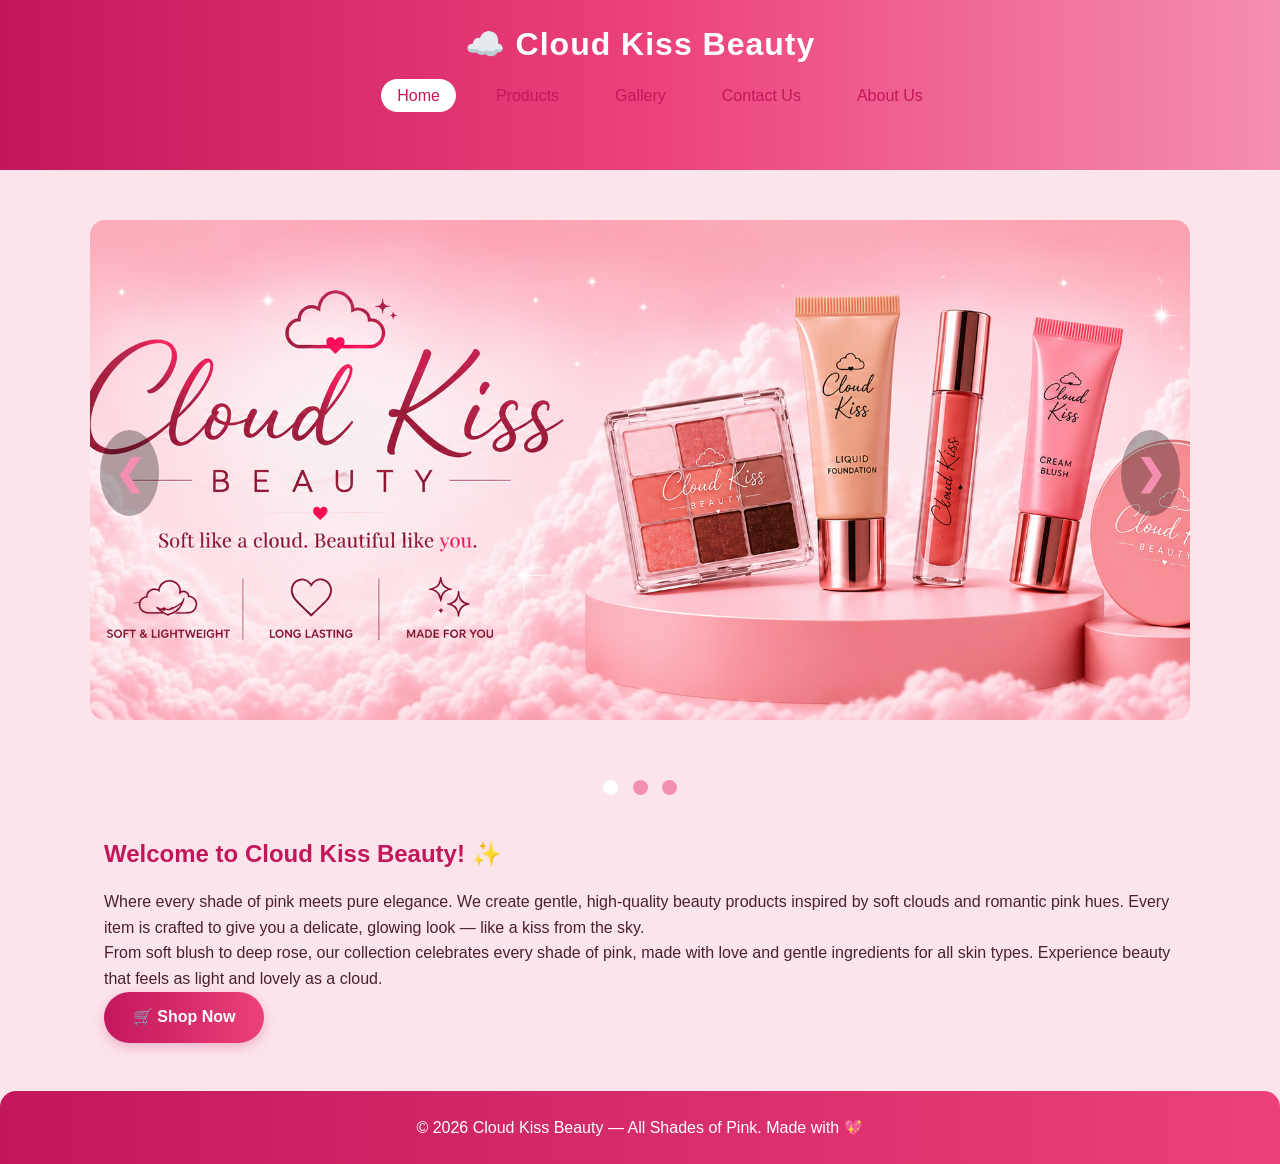
<file: index.html>
<!DOCTYPE html>
<head>
  
  <title>Cloud Kiss Beauty — Home</title>
  <link rel="stylesheet" href="style.css">
</head>
<body>

<header>
  <div class="logo">☁️ Cloud Kiss Beauty</div>
  <nav>
    <ul>
      <li><a href="index.html" class="active">Home</a></li>
      <li><a href="product.html">Products</a></li>
      <li><a href="gallery.html">Gallery</a></li>
      <li><a href="contact.html">Contact Us</a></li>
      <li><a href="about.html">About Us</a></li>
    </ul>
  </nav>
</header>


  <div class="slider">

    <div class="slides fade">
        <img src="banner1.jpg" alt="banner1">
    </div>

    <div class="slides fade">
        <img src="banner2.jpg" alt="banner2">
    </div>

    <div class="slides fade">
        <img src="banner3.jpg" alt="banner3">
    </div>

    <!-- Previous -->
    <a class="prev" onclick="plusSlides(-1)">&#10094;</a>

    <!-- Next -->
    <a class="next" onclick="plusSlides(1)">&#10095;</a>

    </div>

<!-- Dots -->
<div class="dots">

    <span class="dot" onclick="currentSlide(1)"></span>

    <span class="dot" onclick="currentSlide(2)"></span>

    <span class="dot" onclick="currentSlide(3)"></span>

</div>
  
  <script src="script.js"></script>
  
<main>
  <section>
    <h1>Welcome to Cloud Kiss Beauty! ✨</h1>
    <p>Where every shade of pink meets pure elegance. We create gentle, high-quality beauty products inspired by soft clouds and romantic pink hues. Every item is crafted to give you a delicate, glowing look — like a kiss from the sky.</p>
    <p>From soft blush to deep rose, our collection celebrates every shade of pink, made with love and gentle ingredients for all skin types. Experience beauty that feels as light and lovely as a cloud.</p>
    <a href="product.html" class="btn">🛒 Shop Now</a>
  </section>
</main>

<footer>
  <p>&copy; 2026 Cloud Kiss Beauty — All Shades of Pink. Made with 💖</p>
</footer>

</body>
</html>
</file>
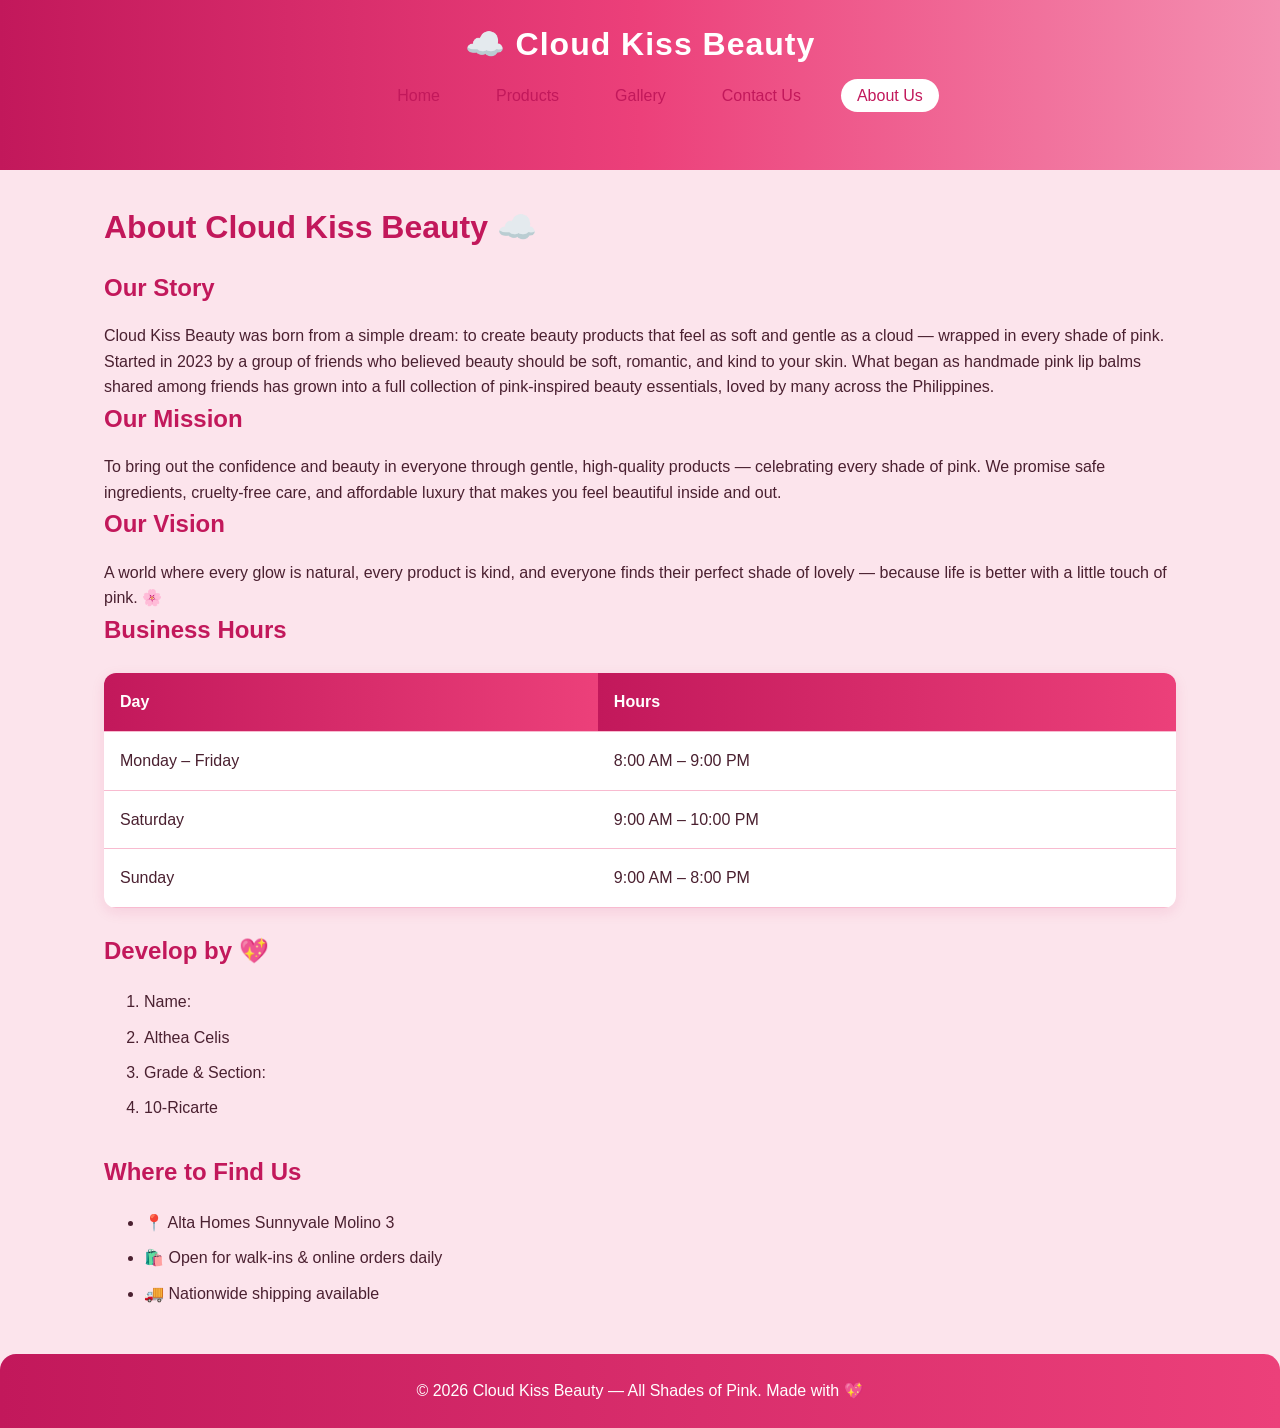
<file: about.html>
<!DOCTYPE html>
<html lang="en">
<head>
  <meta charset="UTF-8">
  <meta name="viewport" content="width=device-width, initial-scale=1.0">
  <title>Cloud Kiss Beauty — About Us</title>
  <link rel="stylesheet" href="style.css">
</head>
<body>

<header>
  <div class="logo">☁️ Cloud Kiss Beauty</div>
  <nav>
    <ul>
      <li><a href="index.html">Home</a></li>
      <li><a href="product.html">Products</a></li>
      <li><a href="gallery.html">Gallery</a></li>
      <li><a href="contact.html">Contact Us</a></li>
      <li><a href="about.html" class="active">About Us</a></li>
    </ul>
  </nav>
</header>

<main>
  <h1>About Cloud Kiss Beauty ☁️</h1>

  <h2>Our Story</h2>
  <p>Cloud Kiss Beauty was born from a simple dream: to create beauty products that feel as soft and gentle as a cloud — wrapped in every shade of pink. Started in 2023 by a group of friends who believed beauty should be soft, romantic, and kind to your skin. What began as handmade pink lip balms shared among friends has grown into a full collection of pink-inspired beauty essentials, loved by many across the Philippines.</p>

  <h2>Our Mission</h2>
  <p>To bring out the confidence and beauty in everyone through gentle, high-quality products — celebrating every shade of pink. We promise safe ingredients, cruelty-free care, and affordable luxury that makes you feel beautiful inside and out.</p>

  <h2>Our Vision</h2>
  <p>A world where every glow is natural, every product is kind, and everyone finds their perfect shade of lovely — because life is better with a little touch of pink. 🌸</p>

  <h2>Business Hours</h2>
  <table>
    <tr><th>Day</th><th>Hours</th></tr>
    <tr><td>Monday – Friday</td><td>8:00 AM – 9:00 PM</td></tr>
    <tr><td>Saturday</td><td>9:00 AM – 10:00 PM</td></tr>
    <tr><td>Sunday</td><td>9:00 AM – 8:00 PM</td></tr>
  </table>

  <h2>Develop by 💖</h2>
  <ol>
    <li>Name:</li>
    <li>Althea Celis</li>
    <li>Grade & Section:</li>
    <li>10-Ricarte</li>
  </ol>

  <h2>Where to Find Us</h2>
  <ul>
    <li>📍 Alta Homes Sunnyvale Molino 3</li>
    <li>🛍️ Open for walk-ins & online orders daily</li>
    <li>🚚 Nationwide shipping available</li>
  </ul>
</main>

<footer>
  <p>&copy; 2026 Cloud Kiss Beauty — All Shades of Pink. Made with 💖</p>
</footer>

</body>
</html>
</file>
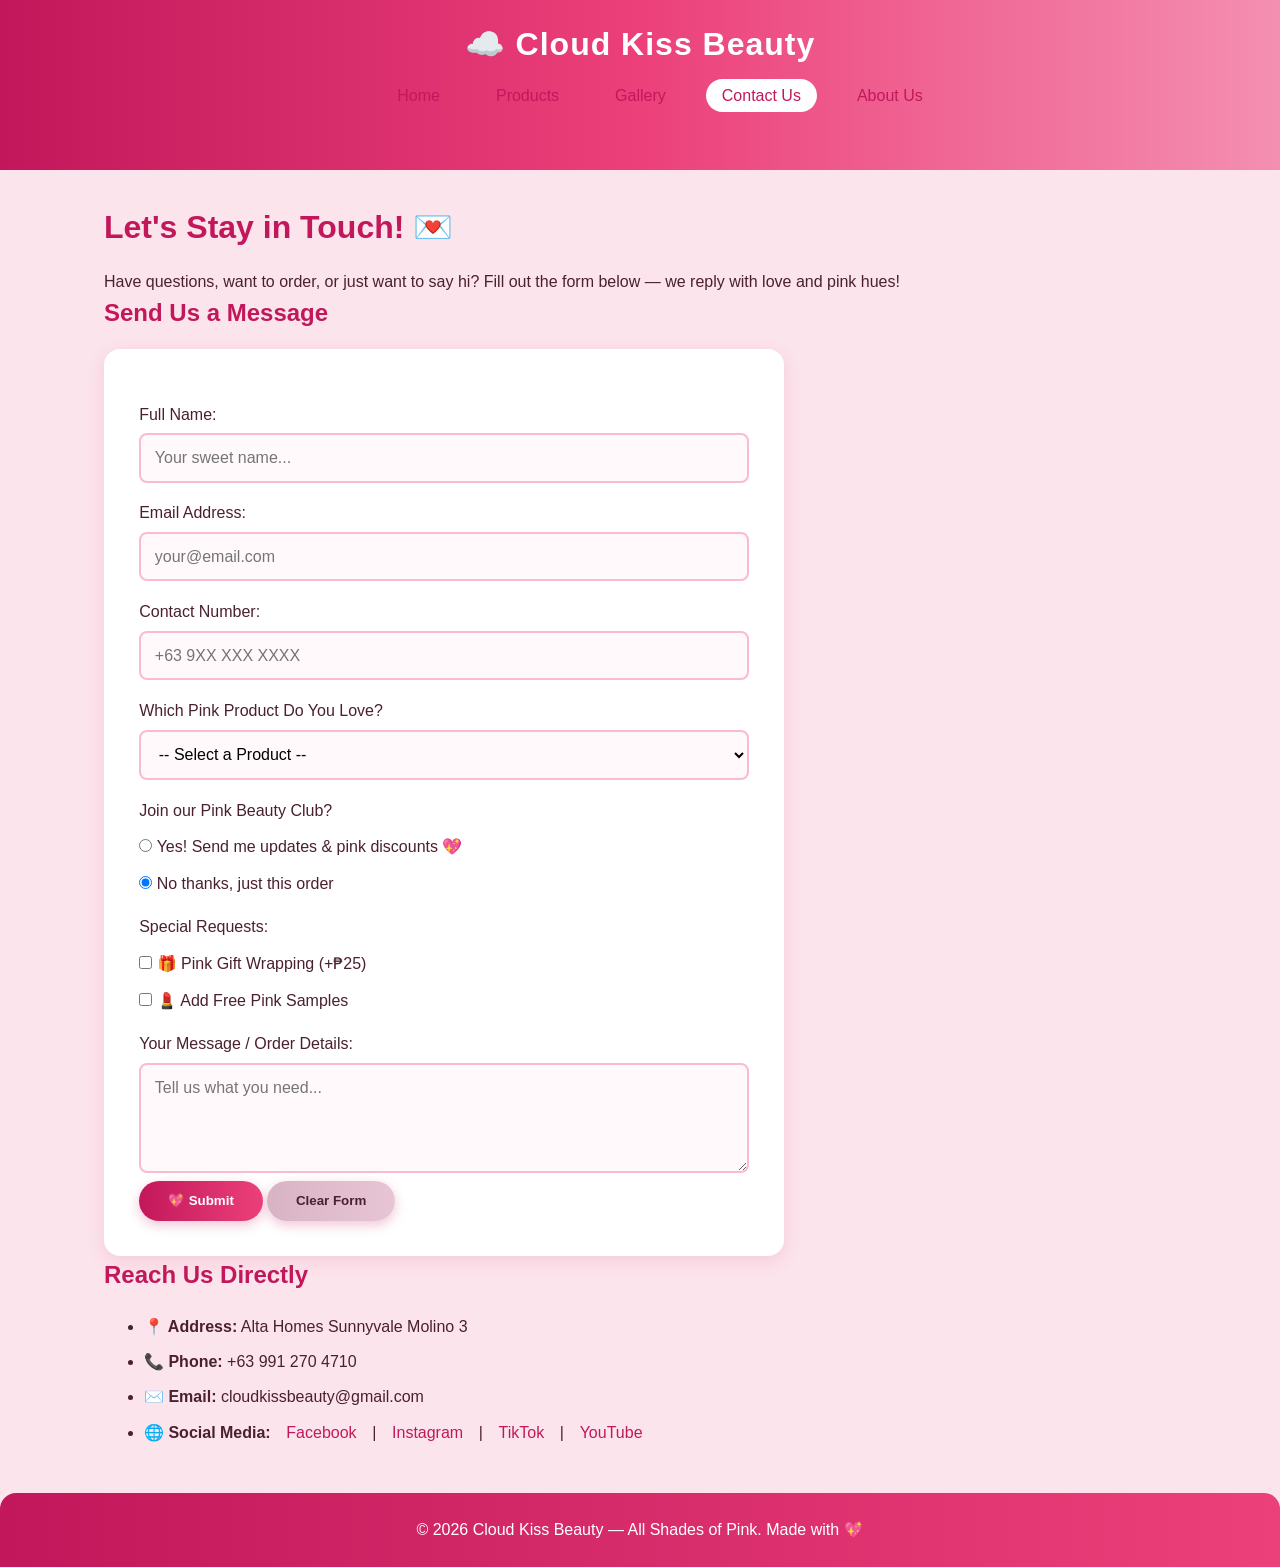
<file: contact.html>
<!DOCTYPE html>
<html lang="en">
<head>
  <meta charset="UTF-8">
  <meta name="viewport" content="width=device-width, initial-scale=1.0">
  <title>Cloud Kiss Beauty — Contact Us</title>
  <link rel="stylesheet" href="style.css">
</head>
<body>

<header>
  <div class="logo">☁️ Cloud Kiss Beauty</div>
  <nav>
    <ul>
      <li><a href="index.html">Home</a></li>
      <li><a href="product.html">Products</a></li>
      <li><a href="gallery.html">Gallery</a></li>
      <li><a href="contact.html" class="active">Contact Us</a></li>
      <li><a href="about.html">About Us</a></li>
    </ul>
  </nav>
</header>

<main>
  <h1>Let's Stay in Touch! 💌</h1>
  <p>Have questions, want to order, or just want to say hi? Fill out the form below — we reply with love and pink hues!</p>

  <h2>Send Us a Message</h2>
  <form action="#" method="post">
    <label for="fullname">Full Name:</label>
    <input type="text" id="fullname" name="fullname" required placeholder="Your sweet name...">

    <label for="email">Email Address:</label>
    <input type="email" id="email" name="email" required placeholder="your@email.com">

    <label for="phone">Contact Number:</label>
    <input type="tel" id="phone" name="phone" placeholder="+63 9XX XXX XXXX">

    <label for="product">Which Pink Product Do You Love?</label>
    <select id="product" name="product">
      <option value="">-- Select a Product --</option>
      <option>Cloud Kiss PRIMER</option>
      <option>Cloud Kiss FOUNDATION</option>
      <option>Cloud Kiss CONCEALER</option>
      <option>Cloud Kiss EYESHADOW PALETTE</option>
      <option>Cloud Kiss MASCARA</option>
      <option>Cloud Kiss BLUSH</option>
      <option>Cloud Kiss LIP TINT</option>
      <option>Cloud Kiss LIPSTICK</option>
      <option>Cloud Kiss SETTING SPRAY</option>
      <option>Cloud Kiss LIP GLOSS</option>
    </select>

    <label>Join our Pink Beauty Club?</label>
    <div class="form-group">
      <input type="radio" name="club" value="yes" id="club_yes">
      <label for="club_yes" style="display:inline;"> Yes! Send me updates & pink discounts 💖</label>
    </div>
    <div class="form-group">
      <input type="radio" name="club" value="no" id="club_no" checked>
      <label for="club_no" style="display:inline;"> No thanks, just this order</label>
    </div>

    <label>Special Requests:</label>
    <div class="form-group">
      <input type="checkbox" id="giftwrap" name="giftwrap">
      <label for="giftwrap" style="display:inline;"> 🎁 Pink Gift Wrapping (+₱25)</label>
    </div>
    <div class="form-group">
      <input type="checkbox" id="samples" name="samples">
      <label for="samples" style="display:inline;"> 💄 Add Free Pink Samples</label>
    </div>

    <label for="message">Your Message / Order Details:</label>
    <textarea id="message" name="message" required placeholder="Tell us what you need..."></textarea>

    <button type="submit" class="btn">💖 Submit</button>
    <button type="reset" class="btn">Clear Form</button>
  </form>

  <h2>Reach Us Directly</h2>
  <ul>
    <li><strong>📍 Address:</strong>  Alta Homes Sunnyvale Molino 3</li>
    <li><strong>📞 Phone:</strong> +63 991 270 4710</li>
    <li><strong>✉️ Email:</strong> cloudkissbeauty@gmail.com</li>
    <li><strong>🌐 Social Media:</strong>
      <span class="social-links">
        <a href="#">Facebook</a> |
        <a href="#">Instagram</a> |
        <a href="#">TikTok</a> |
        <a href="#">YouTube</a>
      </span>
    </li>
  </ul>
</main>

<footer>
  <p>&copy; 2026 Cloud Kiss Beauty — All Shades of Pink. Made with 💖</p>
</footer>

</body>
</html>
</file>
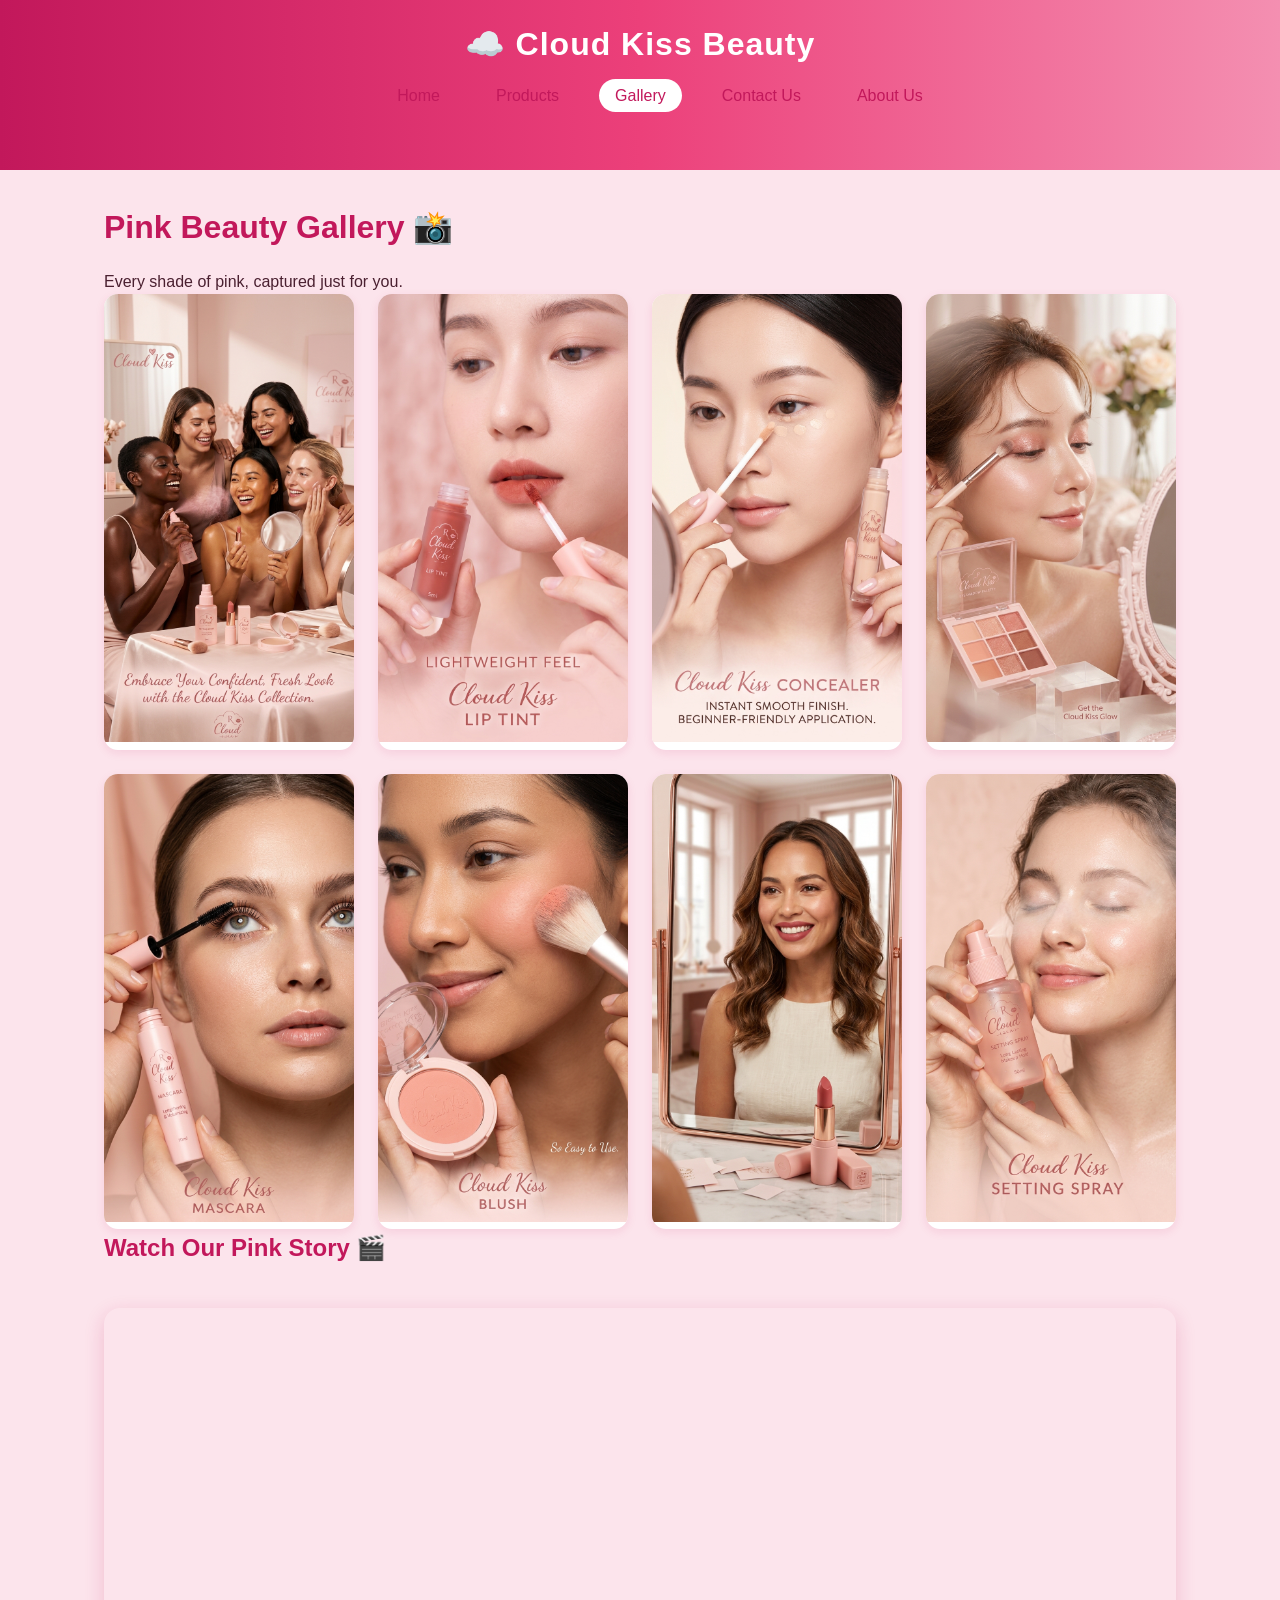
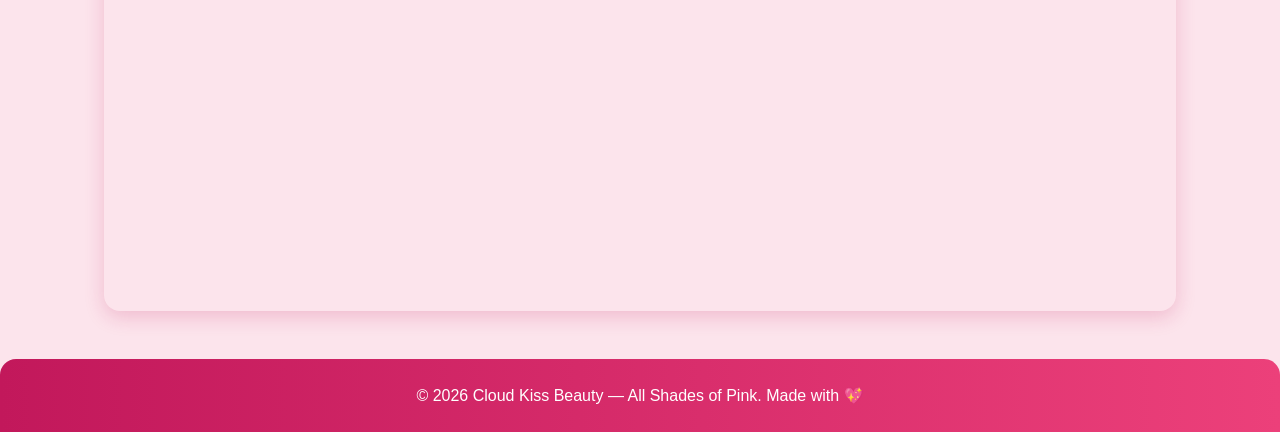
<file: gallery.html>
<!DOCTYPE html>
<html lang="en">
<head>
  <meta charset="UTF-8">
  <meta name="viewport" content="width=device-width, initial-scale=1.0">
  <title>Cloud Kiss Beauty — Gallery</title>
  <link rel="stylesheet" href="style.css">
</head>
<body>

<header>
  <div class="logo">☁️ Cloud Kiss Beauty</div>
  <nav>
    <ul>
      <li><a href="index.html">Home</a></li>
      <li><a href="product.html">Products</a></li>
      <li><a href="gallery.html" class="active">Gallery</a></li>
      <li><a href="contact.html">Contact Us</a></li>
      <li><a href="about.html">About Us</a></li>
    </ul>
  </nav>
</header>

<main>
  <h1>Pink Beauty Gallery 📸</h1>
  <p>Every shade of pink, captured just for you.</p>

  <div class="gallery-grid">
    <div class="gallery-item"><img src="womens.jpg" alt="womens"></div>
    <div class="gallery-item"><img src="pliptint.jpg" alt="pliptint"></div>
    <div class="gallery-item"><img src="pconcealer.jpg" alt="pconcealer"></div>
    <div class="gallery-item"><img src="peyeshadow.jpg" alt="peyeshadow"></div>
    <div class="gallery-item"><img src="pmascara.jpg" alt="pmascara"></div>
    <div class="gallery-item"><img src="pblush.jpg" alt="pblush"></div>
    <div class="gallery-item"><img src="plipstick.jpg" alt="plipstick"></div>
    <div class="gallery-item"><img src="psettingspray.jpg" alt="psettingspray"></div>
  </div>

  <h2>Watch Our Pink Story 🎬</h2>
  <div class="video-container">
  <iframe width="560" height="315" src="https://www.youtube.com/embed/g3XzC5kah6I?si=7cupkfnaD_Bhslwq" title="YouTube video player" frameborder="0" allow="accelerometer; autoplay; clipboard-write; encrypted-media; gyroscope; picture-in-picture; web-share" referrerpolicy="strict-origin-when-cross-origin" allowfullscreen></iframe>
  </div>
</main>

<footer>
  <p>&copy; 2026 Cloud Kiss Beauty — All Shades of Pink. Made with 💖</p>
</footer>

</body>
</html>
</file>
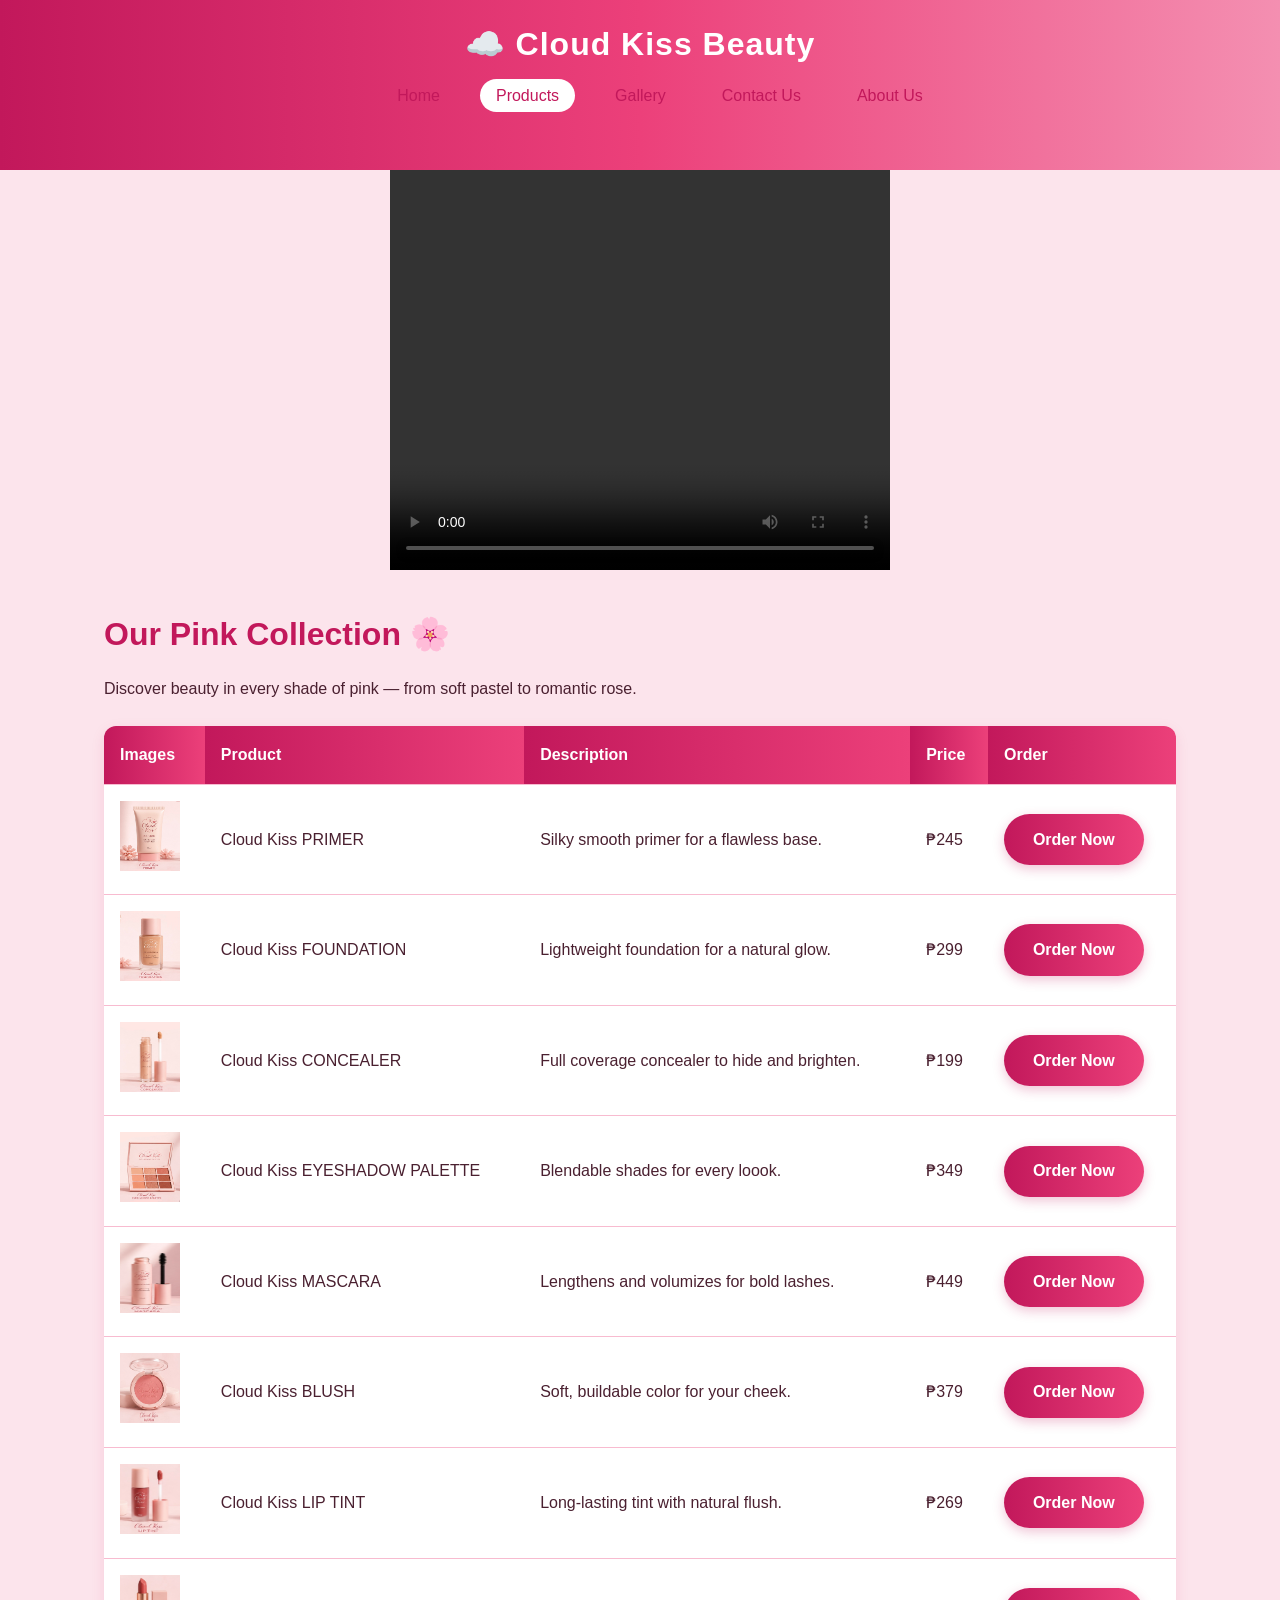
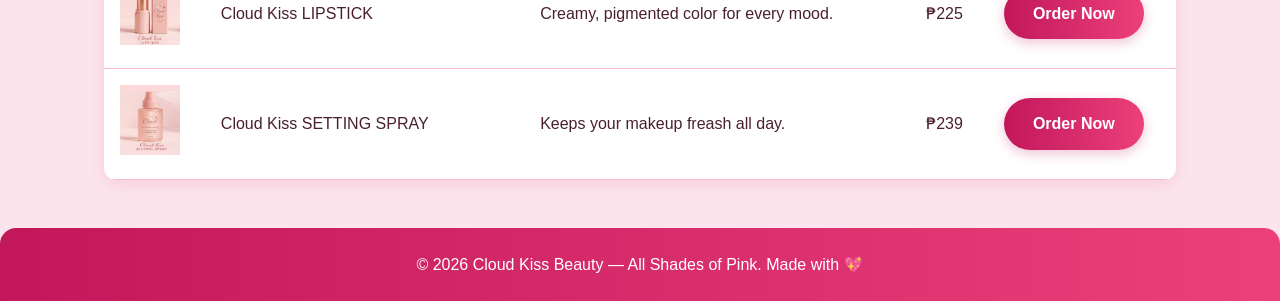
<file: product.html>
<!DOCTYPE html>
<html lang="en">
<head>
 
  <title>Cloud Kiss Beauty — Products</title>
  <link rel="stylesheet" href="style.css">
</head>
<body>

<header>
  <div class="logo">☁️ Cloud Kiss Beauty</div>
  <nav>
    <ul>
      <li><a href="index.html">Home</a></li>
      <li><a href="products.html" class="active">Products</a></li>
      <li><a href="gallery.html">Gallery</a></li>
      <li><a href="contact.html">Contact Us</a></li>
      <li><a href="about.html">About Us</a></li>
    </ul>
  </nav>
</header>

<center>
<video width="500" height="400" controls autoplay>
  <source src="advertisment1.mp4" type="video/mp4">
  </video>
</center>
<main>
  <h1>Our Pink Collection 🌸</h1>
  <p>Discover beauty in every shade of pink — from soft pastel to romantic rose.</p>

  <table>
    <tr>
	  <th>Images</th>
      <th>Product</th>
      <th>Description</th>
      <th>Price</th>
      <th>Order</th>
    </tr>
    <tr>
      <td><img src="primer.jpg" alt="primer"></td>
	  <td>Cloud Kiss PRIMER</td>
      <td>Silky smooth primer for a flawless base.</td>
      <td>₱245</td>
      <td><a href="contact.html" class="btn">Order Now</a></td>
    </tr>
    <tr>
      <td><img src="foundation.jpg" alt="foundation"></td>
	  <td>Cloud Kiss FOUNDATION</td>
      <td>Lightweight foundation for a natural glow.</td>
      <td>₱299</td>
      <td><a href="contact.html" class="btn">Order Now</a></td>
    </tr>
    <tr>
      <td><img src="concealer.jpg" alt="concealer"></td>
	  <td>Cloud Kiss CONCEALER</td>
      <td>Full coverage concealer to hide and brighten.</td>
      <td>₱199</td>
      <td><a href="contact.html" class="btn">Order Now</a></td>
    </tr>
    <tr>
      <td><img src="eyeshadow.jpg" alt="eyeshadow"></td>
	  <td>Cloud Kiss EYESHADOW PALETTE</td>
      <td>Blendable shades for every loook.</td>
      <td>₱349</td>
      <td><a href="contact.html" class="btn">Order Now</a></td>
    </tr>
    <tr>
      <td><img src="mascara.jpg" alt="mascara"></td>
	  <td>Cloud Kiss MASCARA</td>
      <td>Lengthens and volumizes for bold lashes.</td>
      <td>₱449</td>
      <td><a href="contact.html" class="btn">Order Now</a></td>
    </tr>
    <tr>
      <td><img src="blush.jpg" alt="blush"></td>
	  <td>Cloud Kiss BLUSH</td>
      <td>Soft, buildable color for your cheek.</td>
      <td>₱379</td>
      <td><a href="contact.html" class="btn">Order Now</a></td>
    </tr>
    <tr>
      <td><img src="liptint.jpg" alt="liptint"></td>
	  <td>Cloud Kiss LIP TINT</td>
      <td>Long-lasting tint with natural flush.</td>
      <td>₱269</td>
      <td><a href="contact.html" class="btn">Order Now</a></td>
    </tr>
    <tr>
      <td><img src="lipstick.jpg" alt="lipstick"></td>
	  <td>Cloud Kiss LIPSTICK</td>
      <td>Creamy, pigmented color for every mood.</td>
      <td>₱225</td>
      <td><a href="contact.html" class="btn">Order Now</a></td>
    </tr>
    <tr>
      <td><img src="setting spray.jpg" alt="setting spray"></td>
	  <td>Cloud Kiss SETTING SPRAY</td>
      <td>Keeps your makeup freash all day.</td>
      <td>₱239</td>
      <td><a href="contact.html" class="btn">Order Now</a></td>
    </tr>
  </table>
</main>

<footer>
  <p>&copy; 2026 Cloud Kiss Beauty — All Shades of Pink. Made with 💖</p>
</footer>

</body>
</html>
</file>
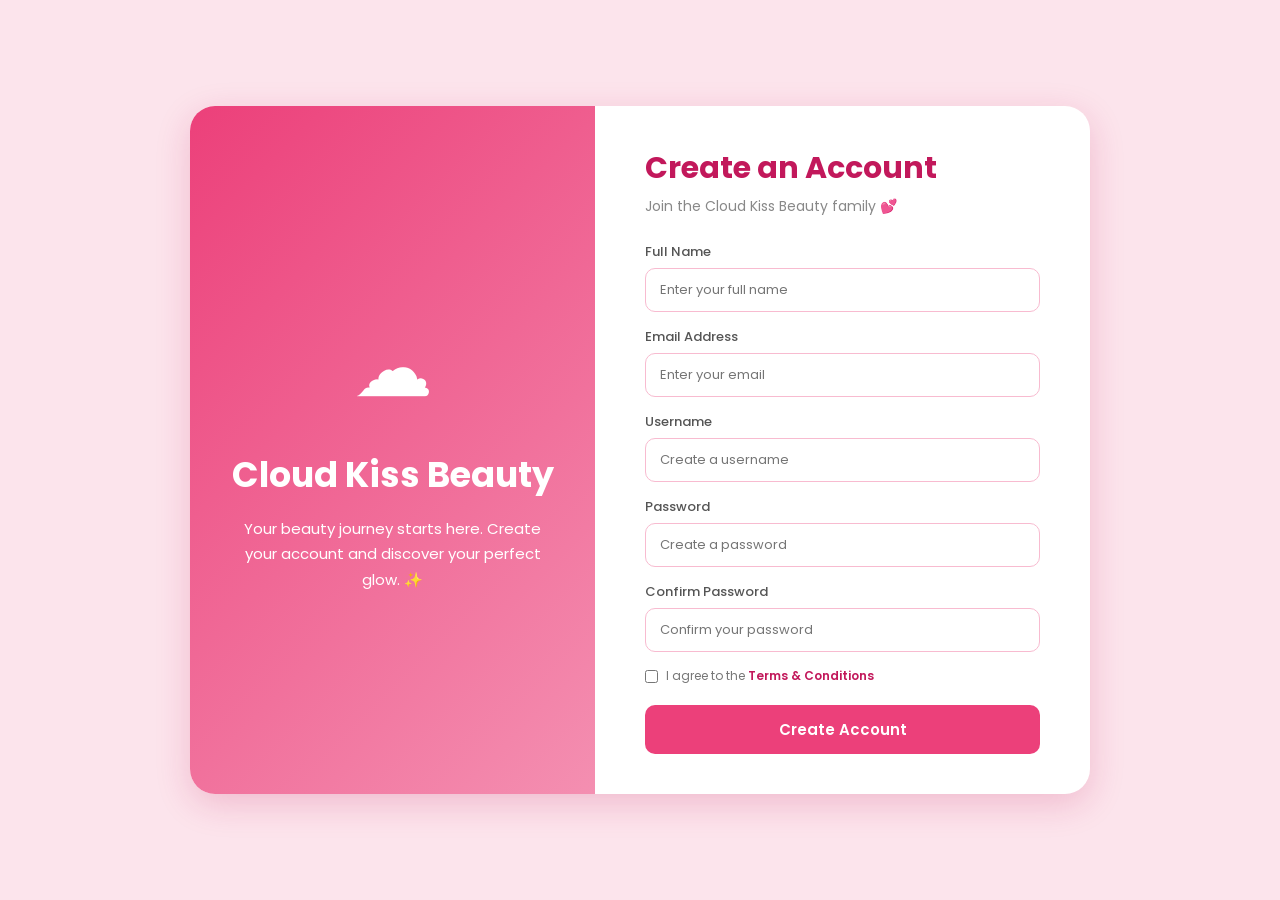
<file: signup.html>
<!DOCTYPE html>
<html lang="en">
<head>
    <meta charset="UTF-8">
    <meta name="viewport" content="width=device-width, initial-scale=1.0">
    <title>Sign Up | Cloud Kiss Beauty</title>

    <link rel="stylesheet" href="signup.css">
</head>

<body>

    <div class="signup-container">

        <!-- LEFT SIDE -->
        <div class="signup-left">

            <div class="cloud">☁</div>

            <h1>Cloud Kiss Beauty</h1>

            <p>
                Your beauty journey starts here.
                Create your account and discover
                your perfect glow. ✨
            </p>

        </div>


        <!-- RIGHT SIDE -->
        <div class="signup-right">

            <h2>Create an Account</h2>

            <p class="subtitle">
                Join the Cloud Kiss Beauty family 💕
            </p>


            <form action="index.html" method="get">

                <!-- FULL NAME -->
                <div class="input-group">
                    <label for="fullname">Full Name</label>

                    <input
                        type="text"
                        id="fullname"
                        name="fullname"
                        placeholder="Enter your full name"
                        required>
                </div>


                <!-- EMAIL -->
                <div class="input-group">
                    <label for="email">Email Address</label>

                    <input
                        type="email"
                        id="email"
                        name="email"
                        placeholder="Enter your email"
                        required>
                </div>


                <!-- USERNAME -->
                <div class="input-group">
                    <label for="username">Username</label>

                    <input
                        type="text"
                        id="username"
                        name="username"
                        placeholder="Create a username"
                        required>
                </div>


                <!-- PASSWORD -->
                <div class="input-group">
                    <label for="password">Password</label>

                    <input
                        type="password"
                        id="password"
                        name="password"
                        placeholder="Create a password"
                        required>
                </div>


                <!-- CONFIRM PASSWORD -->
                <div class="input-group">
                    <label for="confirm-password">
                        Confirm Password
                    </label>

                    <input
                        type="password"
                        id="confirm-password"
                        name="confirm-password"
                        placeholder="Confirm your password"
                        required>
                </div>


                <!-- TERMS -->
                <div class="terms">

                    <input
                        type="checkbox"
                        id="terms"
                        required>

                    <label for="terms">
                        I agree to the
                        <a href="terms.html">Terms & Conditions</a>
                    </label>

                </div>


                <!-- CREATE ACCOUNT -->
                <button type="submit">
                    Create Account
                </button>

            </form>


        </div>

    </div>

</body>
</html>
</file>
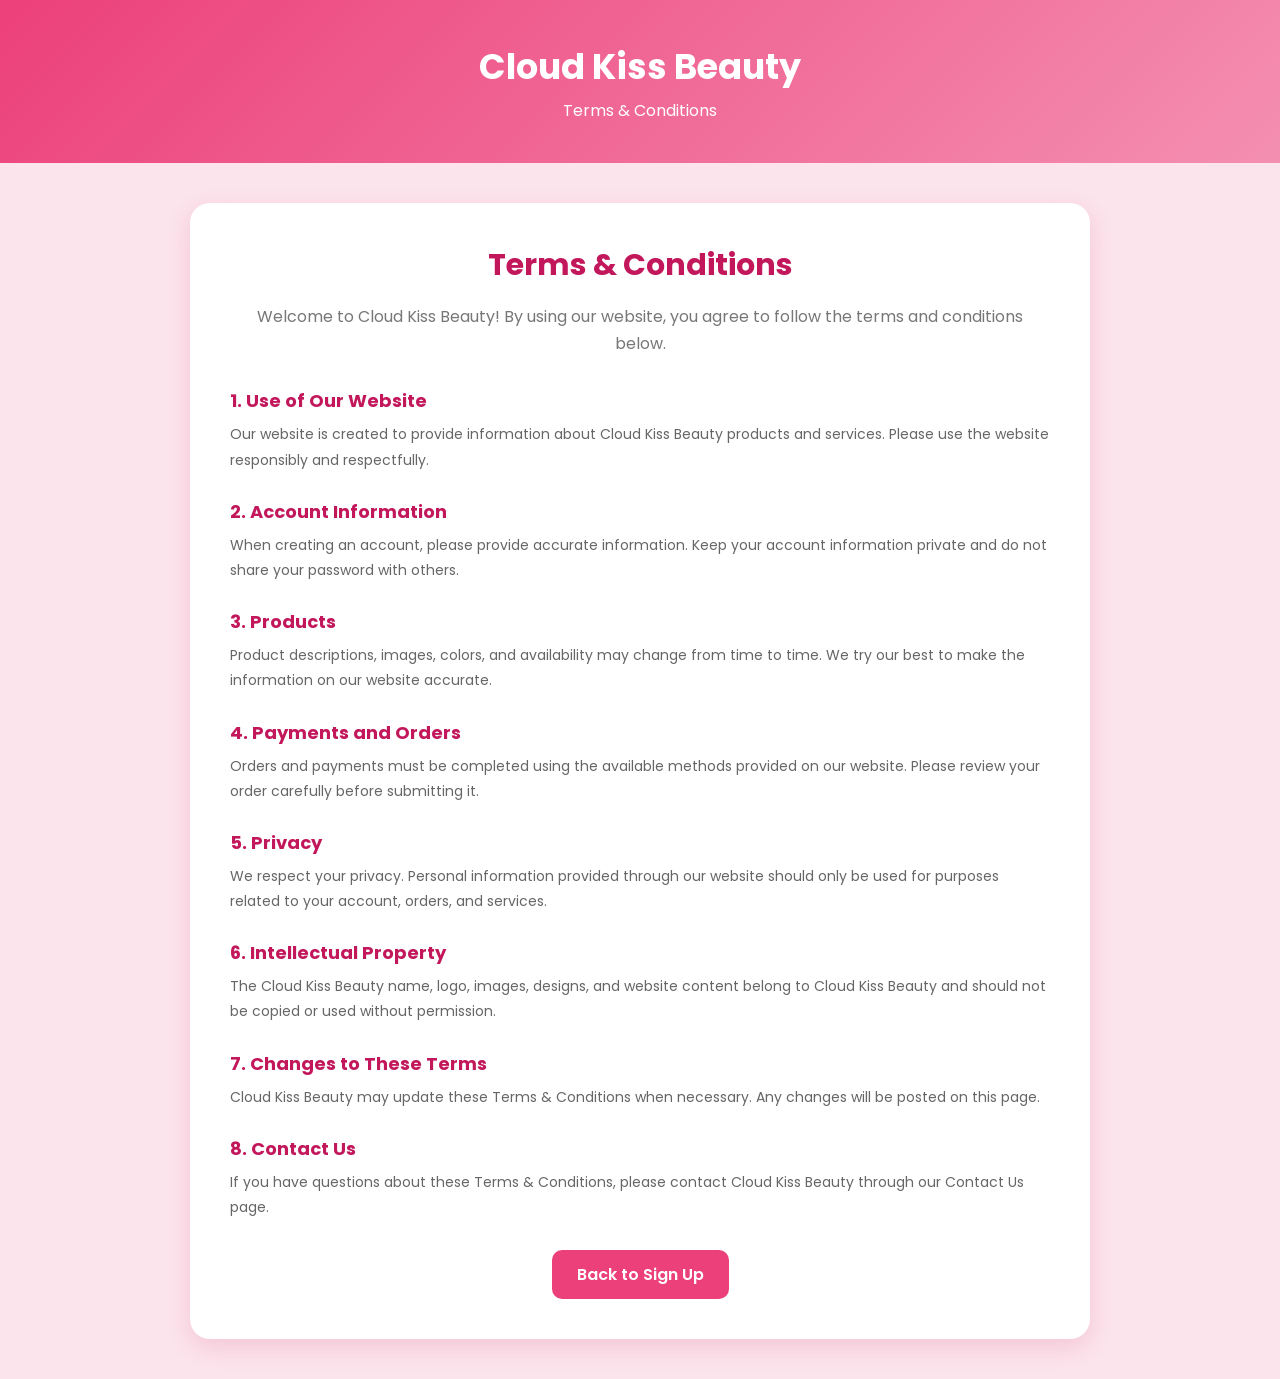
<file: terms.html>
<!DOCTYPE html>
<html lang="en">
<head>
    <meta charset="UTF-8">
    <meta name="viewport" content="width=device-width, initial-scale=1.0">

    <title>Terms & Conditions | Cloud Kiss Beauty</title>

    <link rel="stylesheet" href="terms.css">
</head>

<body>

    <header>
        <h1>Cloud Kiss Beauty</h1>
        <p>Terms & Conditions</p>
    </header>

    <main class="terms-container">

        <h2>Terms & Conditions</h2>

        <p class="intro">
            Welcome to Cloud Kiss Beauty! By using our website,
            you agree to follow the terms and conditions below.
        </p>

        <section>
            <h3>1. Use of Our Website</h3>
            <p>
                Our website is created to provide information about
                Cloud Kiss Beauty products and services. Please use
                the website responsibly and respectfully.
            </p>
        </section>

        <section>
            <h3>2. Account Information</h3>
            <p>
                When creating an account, please provide accurate
                information. Keep your account information private
                and do not share your password with others.
            </p>
        </section>

        <section>
            <h3>3. Products</h3>
            <p>
                Product descriptions, images, colors, and availability
                may change from time to time. We try our best to make
                the information on our website accurate.
            </p>
        </section>

        <section>
            <h3>4. Payments and Orders</h3>
            <p>
                Orders and payments must be completed using the
                available methods provided on our website. Please
                review your order carefully before submitting it.
            </p>
        </section>

        <section>
            <h3>5. Privacy</h3>
            <p>
                We respect your privacy. Personal information provided
                through our website should only be used for purposes
                related to your account, orders, and services.
            </p>
        </section>

        <section>
            <h3>6. Intellectual Property</h3>
            <p>
                The Cloud Kiss Beauty name, logo, images, designs,
                and website content belong to Cloud Kiss Beauty and
                should not be copied or used without permission.
            </p>
        </section>

        <section>
            <h3>7. Changes to These Terms</h3>
            <p>
                Cloud Kiss Beauty may update these Terms & Conditions
                when necessary. Any changes will be posted on this
                page.
            </p>
        </section>

        <section>
            <h3>8. Contact Us</h3>
            <p>
                If you have questions about these Terms & Conditions,
                please contact Cloud Kiss Beauty through our Contact
                Us page.
            </p>
        </section>

        <div class="back-button">
            <a href="signup.html">Back to Sign Up</a>
        </div>

    </main>

</body>
</html>
</file>
<file: style.css>
* {
  margin: 0;
  padding: 0;
  box-sizing: border-box;
  font-family: 'Segoe UI', Tahoma, Geneva, Verdana, sans-serif;
}

:root {
  --pink-dark: #c2185b;
  --pink-medium: #ec407a;
  --pink-light: #f8bbd0;
  --pink-pale: #fce4ec;
  --pink-sky: #f48fb1;
  --text-dark: #4a2030;
}

body {
  background-color: var(--pink-pale);
  color: var(--text-dark);
  line-height: 1.6;
}

/* Header & Navigation */
header {
  background: linear-gradient(90deg, var(--pink-dark), var(--pink-medium), var(--pink-sky));
  color: white;
  padding: 1.2rem 5%;
  text-align: center;
}

.logo {
  font-size: 2rem;
  font-weight: bold;
  margin-bottom: 0.5rem;
  letter-spacing: 1px;
}

nav ul {
  list-style: none;
  display: flex;
  justify-content: center;
  flex-wrap: wrap;
  gap: 1.5rem;
  margin-top: 0.8rem;
}

.nav a.active {
    background-color: white;
    color: #f48fb1;
    font-weight: bold;
}

nav a {
  color:var(--pink-dark);
  text-decoration: none;
  font-weight: 500;
  padding: 0.5rem 1rem;
  border-radius: 25px;
  transition: all 0.3s ease;
}

nav a:hover {
  background-color: rgba(255,255,255,0.3);
  transform: translateY(-3px);
  box-shadow: 0 4px 10px rgba(194, 24, 91, 0.2);
}

/* Main Content */

img{
  width:60px;
  height:70px;
}

main {
  max-width: 1200px;
  margin: 2rem auto;
  padding: 0 5%;
}

h1, h2, h3 {
  color: var(--pink-dark);
  margin-bottom: 1rem;
}

section {
  margin-bottom: 3rem;
}

/* Banner */

.img{

    margin-top:10px;

}

.slider{

    max-width:1100px;

    margin:50px auto;

    position:relative;

}

.slides{

    display:none;

}



.slides img{

    width:100%;

    height:500px;

    object-fit:cover;

    border-radius:15px;

}

/* Previous */

.prev,.next{

    cursor:pointer;

    position:absolute;

    top:50%;

    transform:translateY(-50%);

    color:#f48fb1;

    font-size:35px;

    padding:15px;

    font-weight:bold;

    user-select:none;

    background:rgba(0,0,0,.3);

}

.prev{

    left:10px;

    border-radius:50%;

}

.next{

    right:10px;

    border-radius:50%;

}

.prev:hover,
.next:hover{

    background:white;

}

/* Dots */

.dots{

    text-align:center;

    margin-top:20px;

}

.dot{

    cursor:pointer;

    height:15px;

    width:15px;

    margin:0 5px;

    background:#f48fb1;

    display:inline-block;

    border-radius:50%;

    transition:.3s;

}

.active,
.dot:hover{

    background:white;

}

/* Fade Animation */

.fade{

    animation:fade 1s;

}

@keyframes fade{

    from{
        opacity:.4;
    }

    to{
        opacity:1;
    }

}














/* Buttons */
.btn {
  display: inline-block;
  background: linear-gradient(90deg, var(--pink-dark), var(--pink-medium));
  color: white;
  padding: 0.8rem 1.8rem;
  text-decoration: none;
  border-radius: 30px;
  font-weight: bold;
  transition: all 0.3s ease;
  border: none;
  cursor: pointer;
  box-shadow: 0 4px 12px rgba(194, 24, 91, 0.25);
}

.btn:hover {
  transform: translateY(-3px) scale(1.05);
  box-shadow: 0 6px 18px rgba(194, 24, 91, 0.35);
}

/* Tables */
table {
  width: 100%;
  border-collapse: collapse;
  margin: 1.5rem 0;
  background: white;
  border-radius: 12px;
  overflow: hidden;
  box-shadow: 0 4px 14px rgba(194, 24, 91, 0.1);
}

th, td {
  padding: 1rem;
  text-align: left;
  border-bottom: 1px solid var(--pink-light);
}

th {
  background: linear-gradient(90deg, var(--pink-dark), var(--pink-medium));
  color: white;
}

tr:hover {
  background-color: var(--pink-light);
}

/* Products Grid */
.products-grid {
  display: grid;
  grid-template-columns: repeat(auto-fit, minmax(260px, 1fr));
  gap: 2rem;
}

.product-card {
  background: white;
  padding: 1.5rem;
  border-radius: 16px;
  text-align: center;
  box-shadow: 0 4px 14px rgba(194, 24, 91, 0.1);
  transition: all 0.35s ease;
}

.product-card:hover {
  transform: translateY(-10px);
  box-shadow: 0 12px 28px rgba(194, 24, 91, 0.18);
}

.product-card img {
  width: 100%;
  height: 200px;
  object-fit: cover;
  border-radius: 12px;
  margin-bottom: 1rem;
}

/* Gallery */
.gallery-grid {
  display: grid;
  grid-template-columns: repeat(auto-fit, minmax(230px, 1fr));
  gap: 1.5rem;
}

.gallery-item {
  background: white;
  border-radius: 14px;
  overflow: hidden;
  box-shadow: 0 3px 10px rgba(194, 24, 91, 0.1);
  transition: transform 0.3s ease;
}

.gallery-item:hover {
  transform: scale(1.03);
}

.gallery-item img {
  width: 100%;
  height: auto;
  object-fit: cover;
}



.video-container {
  position: relative;
  padding-bottom: 56.25%;
  height: 0;
  margin: 2.5rem 0;
  border-radius: 16px;
  overflow: hidden;
  box-shadow: 0 6px 20px rgba(194, 24, 91, 0.2);
}

.video-container iframe {
  position: absolute;
  top: 0;
  left: 0;
  width: 100%;
  height: 100%;
}

/* Form */
form {
  background: white;
  padding: 2.2rem;
  border-radius: 16px;
  box-shadow: 0 5px 18px rgba(194, 24, 91, 0.12);
  max-width: 680px;
}

form label {
  display: block;
  margin: 1.1rem 0 0.4rem;
  font-weight: 500;
  color: var(--text-dark);
}

form input[type="text"],
form input[type="email"],
form input[type="tel"],
form textarea,
form select {
  width: 100%;
  padding: 0.85rem;
  border: 2px solid var(--pink-light);
  border-radius: 8px;
  font-size: 1rem;
  background: #fff9fb;
  transition: border-color 0.3s ease;
}

form input:focus,
form textarea:focus,
form select:focus {
  outline: none;
  border-color: var(--pink-medium);
}

form textarea {
  resize: vertical;
  min-height: 110px;
}

.form-group {
  margin: 0.7rem 0;
}

button[type="reset"] {
  background: linear-gradient(90deg, #d8b3c4, #e8c5d5);
  color: var(--text-dark);
}

/* Lists */
ol, ul {
  margin: 1.2rem 0 2rem 2.5rem;
}

ul li {
  margin-bottom: 0.6rem;
}

ol li {
  margin-bottom: 0.6rem;
}

/* Footer */
footer {
  background: linear-gradient(90deg, var(--pink-dark), var(--pink-medium));
  color: white;
  text-align: center;
  padding: 1.5rem;
  margin-top: 3rem;
  border-radius: 16px 16px 0 0;
}

.social-links a {
  color:#c2185b;
  margin: 0 0.7rem;
  text-decoration: none;
  font-weight: 500;
  transition: color 0.3s ease;
}

.social-links a:hover {
  color: #fce4ec;
  text-decoration: underline;
}

/* Responsive */
@media (max-width: 768px) {
  nav ul {
    gap: 0.5rem;
  }
  .banner {
    font-size: 1.5rem;
    height: 220px;
  }
</file>
<file: signup.css>
@import url('https://fonts.googleapis.com/css2?family=Poppins:wght@400;500;600;700&display=swap');


/* =========================
   CLOUD KISS BEAUTY COLORS
========================= */

:root {
    --pink-dark: #c2185b;
    --pink-medium: #ec407a;
    --pink-light: #f8bbd0;
    --pink-pale: #fce4ec;
    --pink-sky: #f48fb1;
}


/* =========================
   GENERAL
========================= */

* {
    margin: 0;
    padding: 0;
    box-sizing: border-box;

    font-family: 'Poppins', sans-serif;
}


body {
    min-height: 100vh;

    display: flex;
    justify-content: center;
    align-items: center;

    background: var(--pink-pale);
}


/* =========================
   SIGN UP CONTAINER
========================= */

.signup-container {
    width: 900px;
    min-height: 570px;

    display: flex;

    background: white;

    border-radius: 25px;

    overflow: hidden;

    box-shadow: 0 10px 35px rgba(194, 24, 91, 0.20);
}


/* =========================
   LEFT SIDE
========================= */

.signup-left {
    width: 45%;

    display: flex;
    flex-direction: column;

    justify-content: center;
    align-items: center;

    text-align: center;

    padding: 40px;

    background: linear-gradient(
        135deg,
        var(--pink-medium),
        var(--pink-sky)
    );

    color: white;
}


.cloud {
    font-size: 80px;

    margin-bottom: 20px;

    animation: float 3s ease-in-out infinite;
}


.signup-left h1 {
    font-size: 35px;

    margin-bottom: 15px;
}


.signup-left p {
    max-width: 300px;

    font-size: 15px;

    line-height: 1.7;
}


/* =========================
   CLOUD ANIMATION
========================= */

@keyframes float {

    0% {
        transform: translateY(0);
    }

    50% {
        transform: translateY(-10px);
    }

    100% {
        transform: translateY(0);
    }

}


/* =========================
   RIGHT SIDE
========================= */

.signup-right {
    width: 55%;

    padding: 40px 50px;
}


.signup-right h2 {
    color: var(--pink-dark);

    font-size: 30px;

    margin-bottom: 5px;
}


.subtitle {
    color: #888;

    font-size: 14px;

    margin-bottom: 25px;
}


/* =========================
   INPUTS
========================= */

.input-group {
    margin-bottom: 15px;
}


.input-group label {
    display: block;

    color: #555;

    font-size: 13px;

    font-weight: 500;

    margin-bottom: 6px;
}


.input-group input {
    width: 100%;

    padding: 11px 14px;

    border: 1px solid var(--pink-light);

    border-radius: 10px;

    outline: none;

    font-size: 13px;

    transition: 0.3s;
}


.input-group input:focus {
    border-color: var(--pink-medium);

    box-shadow: 0 0 0 3px var(--pink-pale);
}


/* =========================
   TERMS
========================= */

.terms {
    display: flex;

    align-items: center;

    gap: 8px;

    margin: 15px 0 20px;

    font-size: 12px;

    color: #777;
}


.terms input {
    accent-color: var(--pink-medium);
}


.terms a {
    color: var(--pink-dark);

    text-decoration: none;

    font-weight: 600;
}


/* =========================
   CREATE ACCOUNT BUTTON
========================= */

button {
    width: 100%;

    padding: 13px;

    border: none;

    border-radius: 10px;

    background: var(--pink-medium);

    color: white;

    font-size: 15px;

    font-weight: 600;

    cursor: pointer;

    transition: 0.3s;
}


button:hover {
    background: var(--pink-dark);

    transform: translateY(-2px);

    box-shadow: 0 5px 15px rgba(194, 24, 91, 0.25);
}


/* =========================
   LOGIN LINK
========================= */

.login {
    text-align: center;

    margin-top: 20px;

    color: #777;

    font-size: 13px;
}


.login a {
    color: var(--pink-dark);

    font-weight: 600;

    text-decoration: none;
}


.login a:hover {
    color: var(--pink-medium);
}


/* =========================
   RESPONSIVE DESIGN
========================= */

@media (max-width: 750px) {

    .signup-container {
        width: 90%;

        flex-direction: column;
    }

    .signup-left,
    .signup-right {
        width: 100%;
    }

    .signup-left {
        padding: 30px;
    }

    .signup-right {
        padding: 35px;
    }

}
</file>
<file: terms.css>
@import url('https://fonts.googleapis.com/css2?family=Poppins:wght@400;500;600;700&display=swap');

:root {
    --pink-dark: #c2185b;
    --pink-medium: #ec407a;
    --pink-light: #f8bbd0;
    --pink-pale: #fce4ec;
    --pink-sky: #f48fb1;
}

* {
    margin: 0;
    padding: 0;
    box-sizing: border-box;
    font-family: 'Poppins', sans-serif;
}

body {
    background: var(--pink-pale);
    color: #555;
}

/* Header */

header {
    text-align: center;
    padding: 40px 20px;

    background: linear-gradient(
        135deg,
        var(--pink-medium),
        var(--pink-sky)
    );

    color: white;
}

header h1 {
    font-size: 35px;
    margin-bottom: 5px;
}

header p {
    font-size: 16px;
}

/* Main Container */

.terms-container {
    max-width: 900px;
    margin: 40px auto;
    padding: 40px;

    background: white;

    border-radius: 20px;

    box-shadow: 0 8px 25px rgba(194, 24, 91, 0.15);
}

.terms-container h2 {
    text-align: center;

    color: var(--pink-dark);

    font-size: 30px;

    margin-bottom: 15px;
}

.intro {
    text-align: center;

    color: #777;

    margin-bottom: 30px;

    line-height: 1.7;
}

/* Sections */

section {
    margin-bottom: 25px;
}

section h3 {
    color: var(--pink-dark);

    font-size: 18px;

    margin-bottom: 8px;
}

section p {
    font-size: 14px;

    line-height: 1.8;

    color: #666;
}

/* Back Button */

.back-button {
    text-align: center;

    margin-top: 30px;
}

.back-button a {
    display: inline-block;

    padding: 12px 25px;

    background: var(--pink-medium);

    color: white;

    text-decoration: none;

    border-radius: 10px;

    font-weight: 600;

    transition: 0.3s;
}

.back-button a:hover {
    background: var(--pink-dark);

    transform: translateY(-2px);
}

/* Responsive */

@media (max-width: 700px) {

    .terms-container {
        width: 90%;
        padding: 25px;
    }

    header h1 {
        font-size: 28px;
    }

    .terms-container h2 {
        font-size: 25px;
    }
}
</file>
